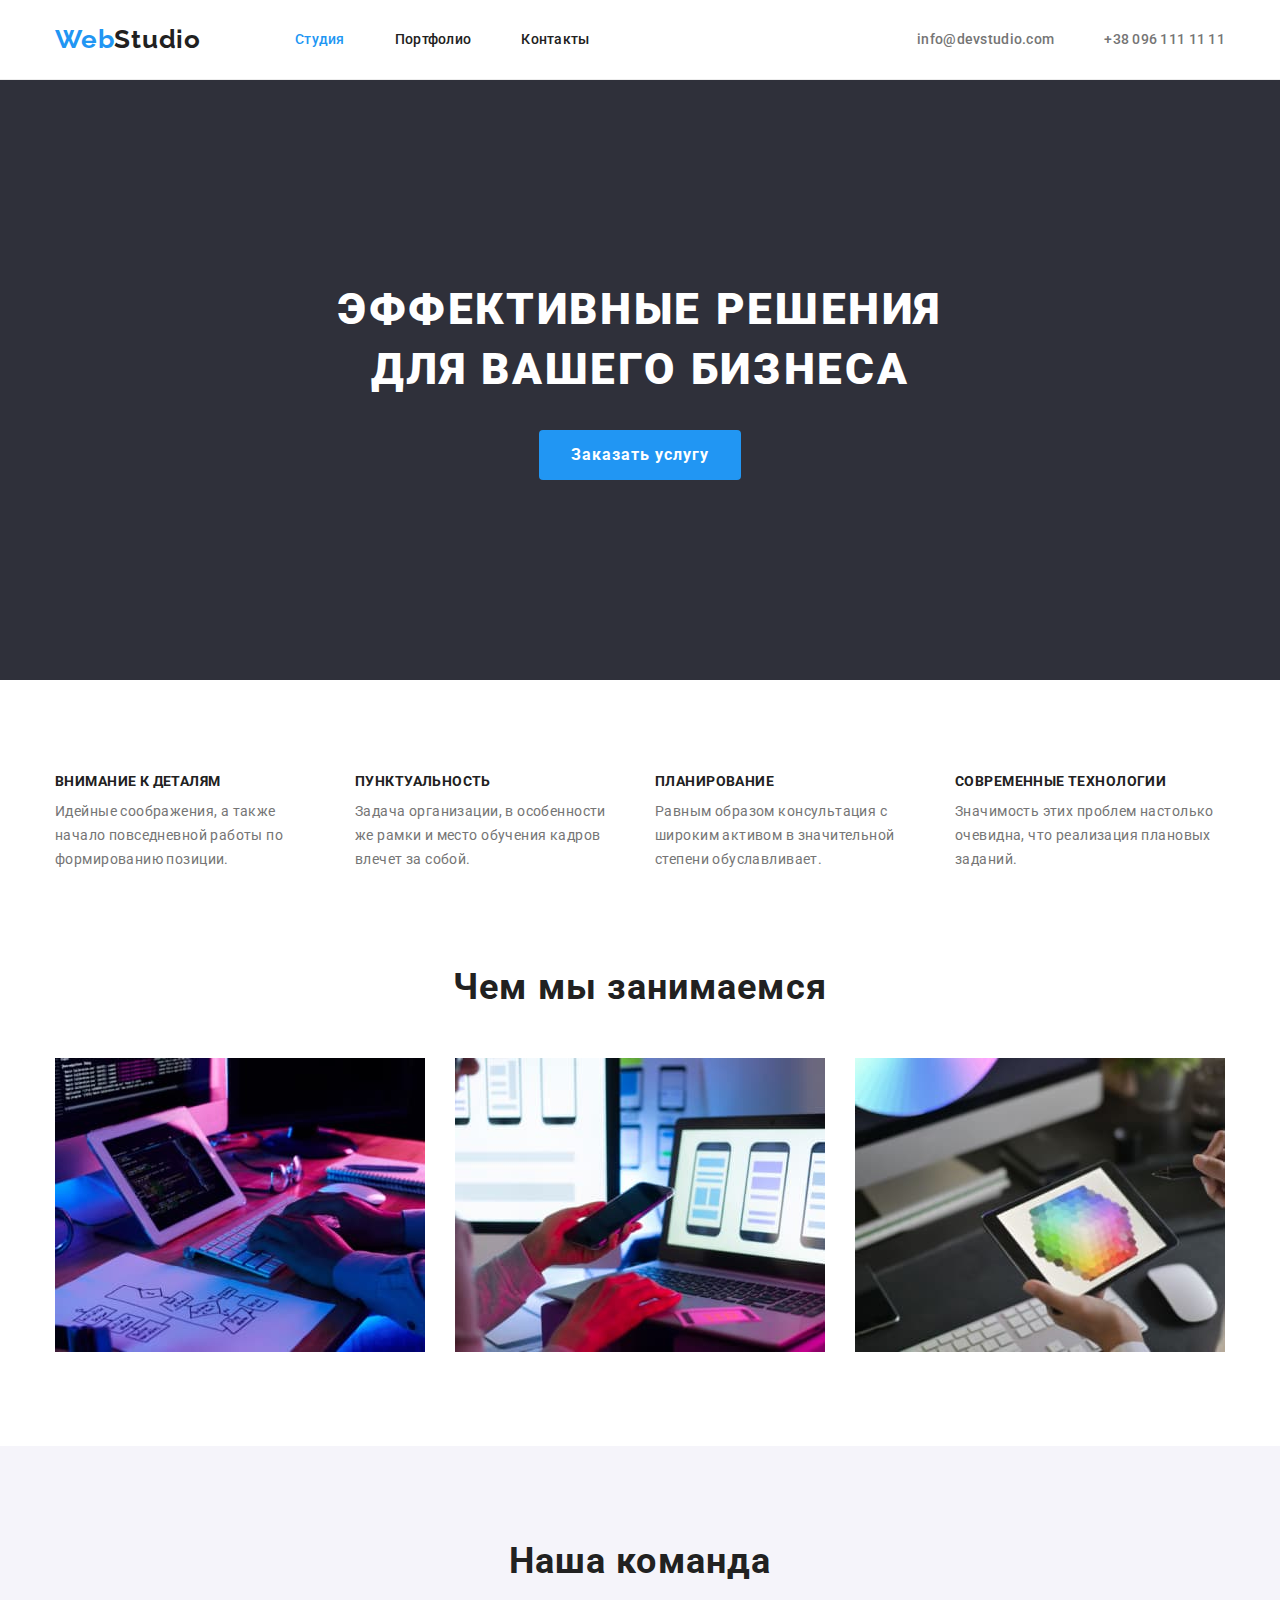
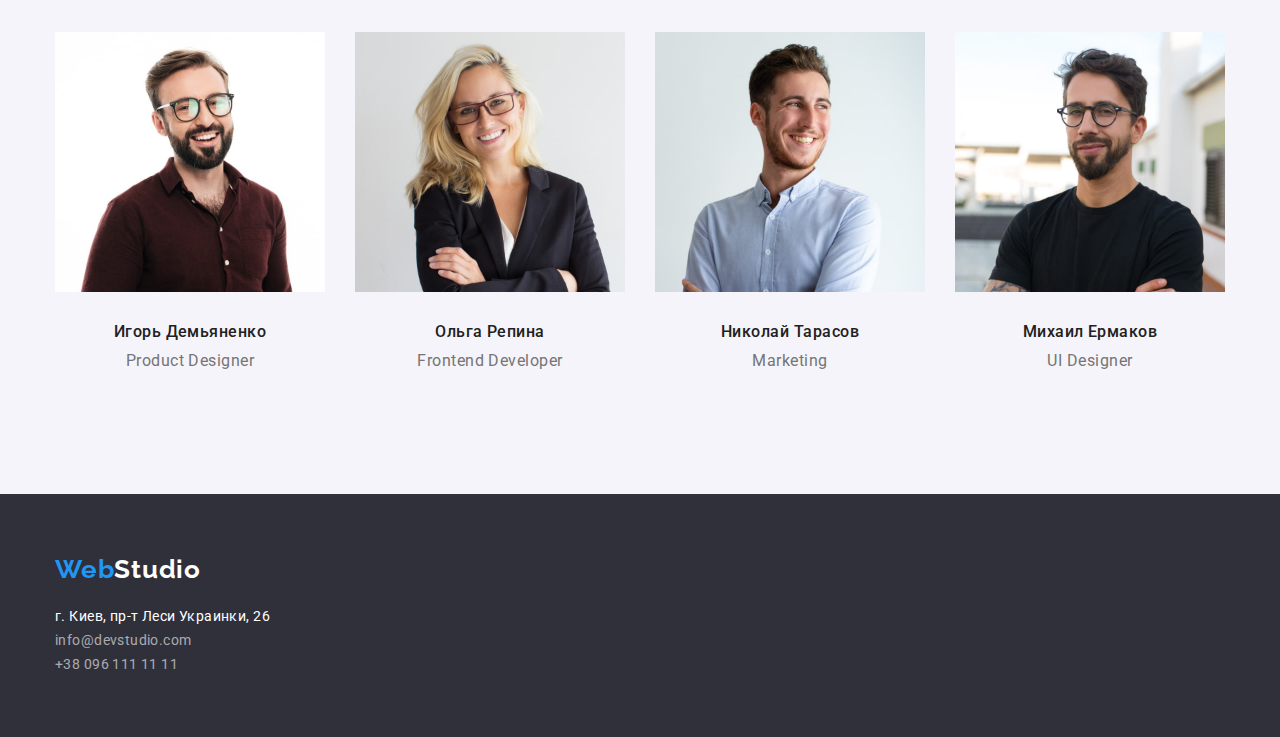
<file: index.html>
<!DOCTYPE html>
<html lang="ru">
<head>
    <meta charset="UTF-8">
    <meta http-equiv="X-UA-Compatible" content="IE=edge">
    <meta name="viewport" content="width=device-width, initial-scale=1.0">
    <title>Студия</title>
    <link rel="preconnect" href="https://fonts.googleapis.com">
    <link rel="preconnect" href="https://fonts.gstatic.com" crossorigin>
    <link href="https://fonts.googleapis.com/css2?family=Raleway:wght@700&family=Roboto:wght@400;500;700;900&display=swap"
        rel="stylesheet">
        <link rel="stylesheet" href="https://cdnjs.cloudflare.com/ajax/libs/modern-normalize/1.1.0/modern-normalize.css"
            integrity="sha512-Y0MM+V6ymRKN2zStTqzQ227DWhhp4Mzdo6gnlRnuaNCbc+YN/ZH0sBCLTM4M0oSy9c9VKiCvd4Jk44aCLrNS5Q=="
            crossorigin="anonymous" referrerpolicy="no-referrer" />
    <link rel="stylesheet" href="./css/styles.css">
</head>
<body>

 <header>
     <div class="container header-container">
         <div class="header-logo-flx">
    <a class="header-logo" href="index.html">Web<span class="logo-color-dark">Studio</span></a>
    </div>
    <nav class="header-nav">
     <ul class="menu-list">
  <li class="menu-item">
    <a class="menu-link current" href="index.html">Студия</a>
</li>
<li class="menu-item">
    <a class="menu-link" href="portfolio.html">Портфолио</a>
</li>
<li class="menu-item">
    <a class="menu-link" href="#contacts">Контакты</a>
</li>
</ul>
</nav>

<ul class="contacts-list">
    <li class="contacts-item"><a class="contacts-link" href="mailto:info@devstudio.com">info@devstudio.com</a></li>
    <li class="contacts-item"><a class="contacts-link" href="tel:+380961111111">+38 096 111 11 11</a></li>
</ul>
</div>      
 </header>   

 <main>
     <section class="solutions bgc">
         <div class="container">
         
         <h1 class="slogan slogan-location">Эффективные решения для вашего бизнеса</h1>
         <button class="index-btn btn" type="button">Заказать услугу</button>
    </div>
     </section>
     <section class="section">
         <div class="container">
         <h2 class="advant-title title visually-hidden">Наши преимущества</h2>
         <ul class="advant-list">
             <li class="advant-item between-item">
                 <h3 class="advant-pre-title">Внимание к деталям</h3>
                 <p class="advant-about-text">Идейные соображения, а также начало повседневной работы по формированию позиции.</p>
            </li>
                     <li class="advant-item between-item">
                <h3 class="advant-pre-title">Пунктуальность</h3>
                <p class="advant-about-text">Задача организации, в особенности же рамки и место обучения кадров влечет за собой.</p>
            </li>
                  <li class="advant-item between-item">
                <h3 class="advant-pre-title">Планирование</h3>
                <p class="advant-about-text">Равным образом консультация с широким активом в значительной степени обуславливает.</p>
            </li>
                    <li class="advant-item between-item">
                <h3 class="advant-pre-title">Современные технологии</h3>
                <p class="advant-about-text">Значимость этих проблем настолько очевидна, что реализация плановых заданий.</p>
            </li>
        </ul>
        </div>
     </section>
     <section class="section about">
         <div class="container">
         <h2 class="about-title title">Чем мы занимаемся</h2>
         <ul class="about-list">
        <li class="about-item">
        <img src="./images/planshet-temniy.jpg" alt="фото1" width="370" height="294">
            </li>
            <li class="about-item">
                <img src="./images/nout-telefon.jpg" alt="фото2" width="370" height="294">
            </li>
            <li class="about-item">
                <img src="./images/planshet-cvetnoy.jpg" alt="фото3" width="370" height="294">
            </li>
   </ul>
</div>
     </section>
     <section class="section team">
         <div class="container">
         <h2 class="title">Наша команда</h2>
         <ul class="team-list">
             <li class="team-item between-item">
                 <img src="./images/igor-demyanenko.jpg" alt="менеджер" width="270" height="260">
                 <div class="team-item-description">
                 <h3 class="manager-name-item">Игорь Демьяненко</h3>
                 <p class="manager-spec-item" lang= en>Product Designer</p>
                </div>
             </li>
            <li class="team-item between-item">
                <img src="./images/olga-repina.jpg" alt="менеджер" width="270" height="260">
                <div class="team-item-description">
                <h3 class="manager-name-item">Ольга Репина</h3>
                <p class="manager-spec-item" lang=en>Frontend Developer</p>
                </div>
            </li>
            <li class="team-item between-item">
                <img src="./images/nikolai-tarasov.jpg" alt="менеджер" width="270" height="260">
                <div class="team-item-description">
                <h3 class="manager-name-item">Николай Тарасов</h3>
                <p class="manager-spec-item" lang=en>Marketing</p>
                </div>
            </li>
            <li class="team-item between-item">
                <img src="./images/mikhail-ermakov.jpg" alt="менеджер" width="270" height="260">
                <div class="team-item-description">
                <h3 class="manager-name-item">Михаил Ермаков</h3>
                <p class="manager-spec-item" lang=en>UI Designer</p>
                </div>
            </li>
         </ul>
        </div>
     </section>
     <footer class="footer-contacts bgc" id="contacts">
         <div class="container">
             
        <a class="header-logo link" href="index.html">Web<span class="logo-color-light">Studio</span></a>
        <address>
        <ul class="footer-list">
             <li class="footer-between-item"><a class="footer-adr" href="">г. Киев, пр-т Леси Украинки, 26</a>
             </li>
             <li class="footer-between-item"><a class="footer-mail" href="mailto:info@devstudio.com">info@devstudio.com</a>
             </li>
             <li class="footer-between-item"><a class="footer-tel" href="tel:+380961111111">+38 096 111 11 11</a>
             </li>
             </ul>
            </address>
        </div>
        </footer>
 </main>
</body>
</html>
</file>
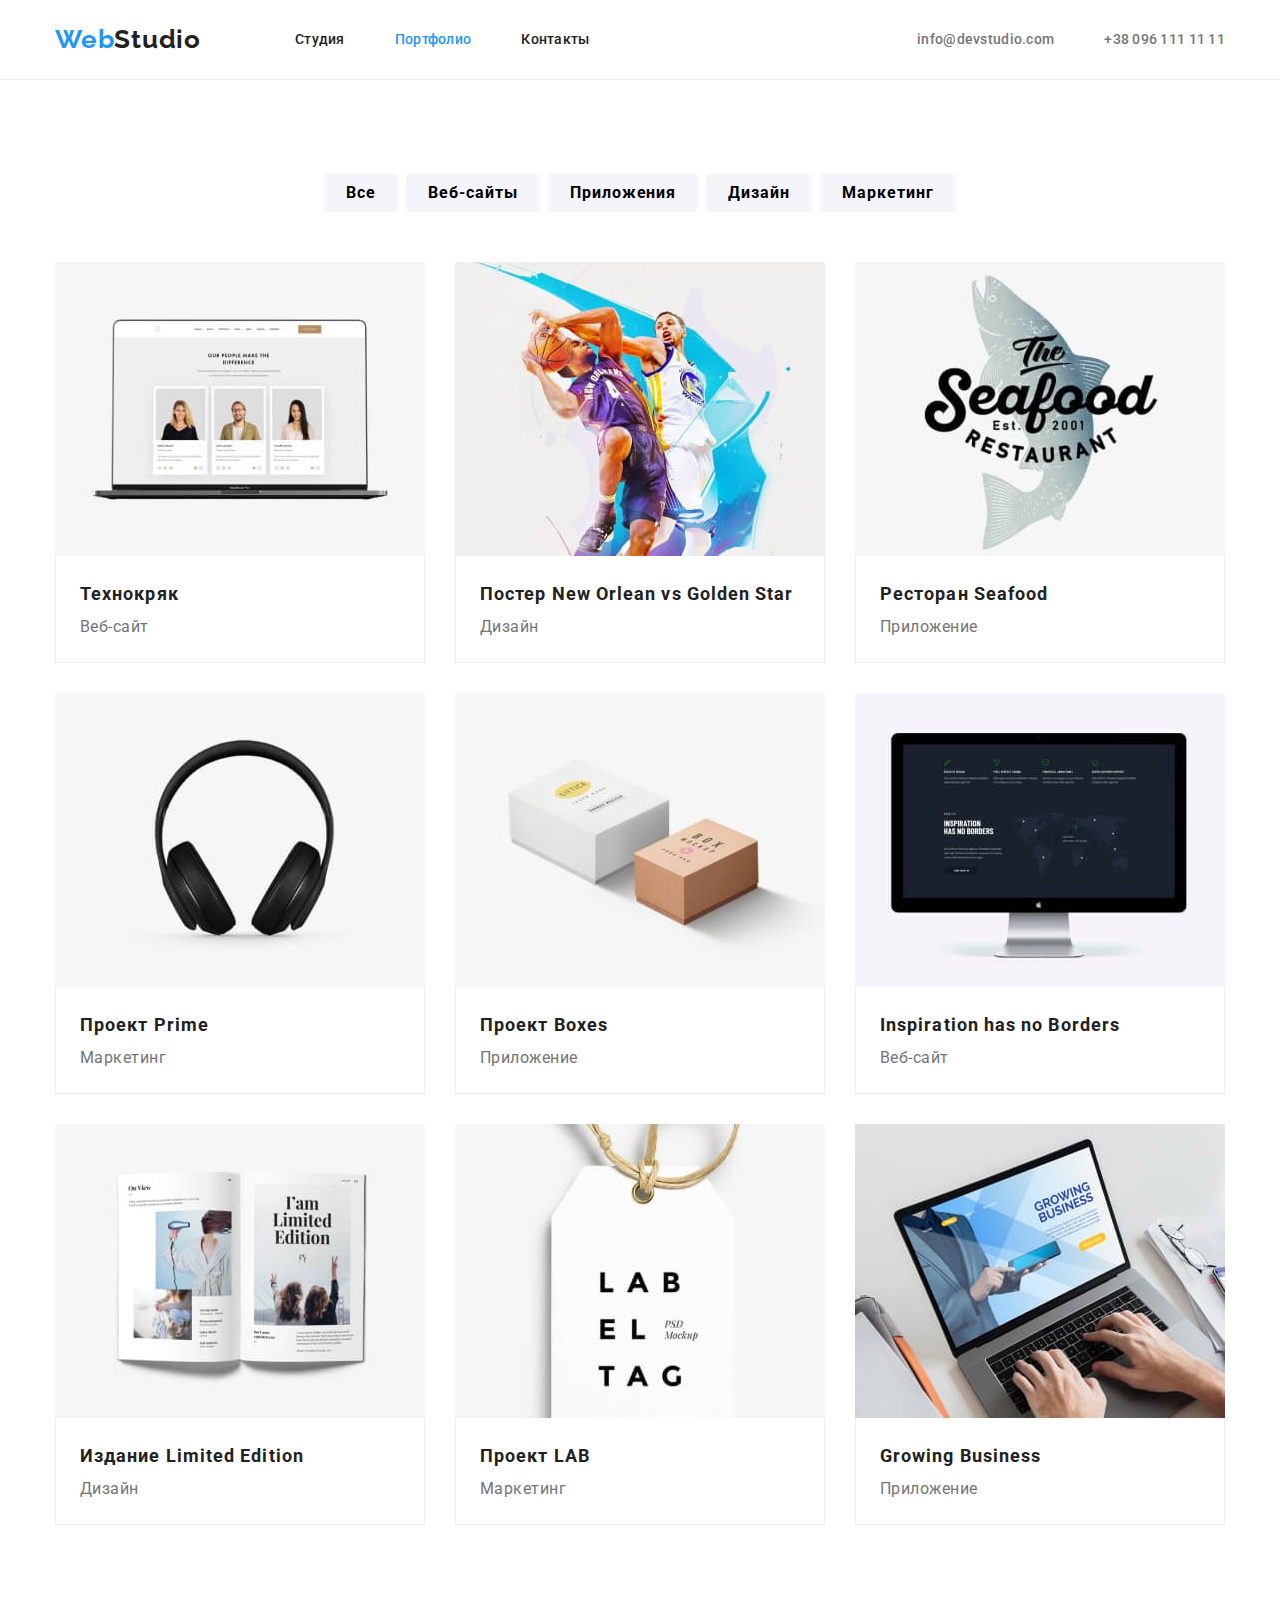
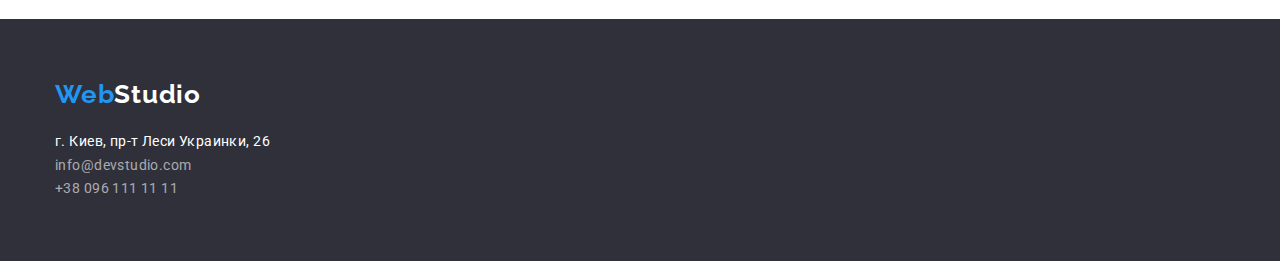
<file: portfolio.html>
<!DOCTYPE html>
<html lang="ru">
<head>
    <meta charset="UTF-8">
    <meta http-equiv="X-UA-Compatible" content="IE=edge">
    <meta name="viewport" content="width=device-width, initial-scale=1.0">
    <title>Портфолио</title>
    <link rel="preconnect" href="https://fonts.googleapis.com">
    <link rel="preconnect" href="https://fonts.gstatic.com" crossorigin>
    <link href="https://fonts.googleapis.com/css2?family=Raleway:wght@700&family=Roboto:wght@400;500;700;900&display=swap"
        rel="stylesheet">
        <link rel="stylesheet" href="https://cdnjs.cloudflare.com/ajax/libs/modern-normalize/1.1.0/modern-normalize.css"
            integrity="sha512-Y0MM+V6ymRKN2zStTqzQ227DWhhp4Mzdo6gnlRnuaNCbc+YN/ZH0sBCLTM4M0oSy9c9VKiCvd4Jk44aCLrNS5Q=="
            crossorigin="anonymous" referrerpolicy="no-referrer" />
    <link rel="stylesheet" href="./css/styles.css">
</head>
<body>
    <header class="portfolio-dist">
        <div class="container header-container">
            <div class="header-logo-flx">
                <a class="header-logo" href="index.html">Web<span class="logo-color-dark">Studio</span></a>
            </div>
            <nav class="header-nav">
                <ul class="menu-list">
                    <li class="menu-item">
                        <a class="menu-link" href="index.html">Студия</a>
                    </li>
                    <li class="menu-item">
                        <a class="menu-link current" href="portfolio.html">Портфолио</a>
                    </li>
                    <li class="menu-item">
                        <a class="menu-link" href="#contacts">Контакты</a>
                    </li>
                </ul>
            </nav>
        
            <ul class="contacts-list">
                <li class="contacts-item"><a class="contacts-link" href="mailto:info@devstudio.com">info@devstudio.com</a>
                </li>
                <li class="contacts-item"><a class="contacts-link" href="tel:+380961111111">+38 096 111 11 11</a></li>
            </ul>
        </div>
</header>

<main>
<section class="section">
    <div class="container">
 <h1 class="visually-hidden">Фильтр</h1>
 <ul class="filtr-list distance">
     <li class="filtr-item">
        <button class="filtr-btn btn" type="button">Все</button>
     </li>
    <li class="filtr-item">
        <button class="filtr-btn btn" type="button">Веб-сайты</button>
    
    </li>
    <li class="filtr-item">
        <button class="filtr-btn btn" type="button">Приложения</button>
     </li>
    <li class="filtr-item">
        <button class="filtr-btn btn" type="button">Дизайн</button>
    </li>
    <li class="filtr-item">
        <button class="filtr-btn btn" type="button">Маркетинг</button>
    </li>
 </ul>   
 <ul class="portfolio">
<li class="portfolio-item">
    <img src="./images/technocrak-site.jpg" alt="технокряк" width="370" height="294">
    <div class="portfolio-item-description">
    <h2 class="portfolio-project-name">Технокряк</h2>
    <p class="portfolio-project-type">Веб-сайт</p></div>
</li>
<li class="portfolio-item">
    <img src="./images/basketball.jpg" alt="постер" width="370" height="294">
    <div class="portfolio-item-description">
    <h2 class="portfolio-project-name">Постер New Orlean vs Golden Star</h2>
    <p class="portfolio-project-type">Дизайн</p></div>
</li>
<li class="portfolio-item">
    <img src="./images/seafood.jpg" alt="ресторан" width="370" height="294">
    <div class="portfolio-item-description">
    <h2 class="portfolio-project-name">Ресторан Seafood</h2>
    <p class="portfolio-project-type">Приложение</p></div>
</li>
<li class="portfolio-item">
    <img src="./images/prime.jpg" alt="проект" width="370" height="294">
    <div class="portfolio-item-description">
    <h2 class="portfolio-project-name">Проект Prime</h2>
    <p class="portfolio-project-type">Маркетинг</p></div>
</li>
<li class="portfolio-item">
    <img src="./images/boxes.jpg" alt="коробки" width="370" height="294">
    <div class="portfolio-item-description">
    <h2 class="portfolio-project-name">Проект Boxes</h2>
    <p class="portfolio-project-type">Приложение</p></div>
</li>
<li class="portfolio-item">
    <img src="./images/inspiration-site.jpg" alt="сайт" width="370" height="294">
    <div class="portfolio-item-description">
    <h2 class="portfolio-project-name">Inspiration has no Borders</h2>
    <p class="portfolio-project-type">Веб-сайт</p></div>
</li>
<li class="portfolio-item">
    <img src="./images/limited-edition.jpg" alt="журнал" width="370" height="294">
    <div class="portfolio-item-description">
    <h2 class="portfolio-project-name">Издание Limited Edition</h2>
    <p class="portfolio-project-type">Дизайн</p></div>
</li>
<li class="portfolio-item">
    <img src="./images/lab.jpg" alt="лаб" width="370" height="294">
    <div class="portfolio-item-description">
    <h2 class="portfolio-project-name">Проект LAB</h2>
    <p class="portfolio-project-type">Маркетинг</p></div>
</li>
<li class="portfolio-item">
    <img src="./images/business-app.jpg" alt="бизнес" width="370" height="294">
    <div class="portfolio-item-description">
    <h2 class="portfolio-project-name">Growing Business</h2>
    <p class="portfolio-project-type">Приложение</p></div>
</li>
 </ul>
</div>
</section>
</main>

<footer class="footer-contacts bgc" id="contacts">
    <div class="container ">

        <a class="header-logo" href="index.html">Web<span class="logo-color-light">Studio</span></a>
        <ul class="footer-list">
            <li class="footer-between-item"><a class="footer-adr" href="">г. Киев, пр-т Леси Украинки, 26</a>
            </li>
            <li class="footer-between-item"><a class="footer-mail"
                    href="mailto:info@devstudio.com">info@devstudio.com</a>
            </li>
            <li class="footer-between-item"><a class="footer-tel" href="tel:+380961111111">+38 096 111 11 11</a>
            </li>
        </ul>
    </div>
</footer>
</body>

</html>
</file>
<file: css/styles.css>
:root {
  --first-text-color: #212121;
  --second-text-color: #757575;
  --third-text-color: #ffffff;
  --accent-text-color: #2196f3;
}

p,
h1,
h2,
h3,
h4,
h5,
h6 {
  margin: 0;
}

ul {
  list-style: none;
  margin: 0;
  padding: 0;
}
a {
  text-decoration: none;
}
img {
  display: block;
  max-width: 100%;
  height: auto;
}
body {
  font-family: "Roboto", sans-serif;
  color: var(--first-text-color);
}
address {
  font-style: normal;
}

header {
  width: 100%;
  height: 80px;
  border-bottom: 1px solid #ececec;
  padding-top: 24px;
  padding-bottom: 25px;
}
.portfolio-dist {
  padding-bottom: 94px 0;
}
.container {
  width: 1200px;
  padding-left: 15px;
  padding-right: 15px;
  margin: 0 auto;
}
.section {
  padding: 94px 0;
}

.filtr-btn {
  background: #f5f4fa;
  border-radius: 4px;
}

.menu-link {
  font-weight: 500;
  font-size: 14px;
  line-height: 1.14;
  letter-spacing: 0.02em;
  color: inherit;
}
.current {
  color: var(--accent-text-color);
}
.menu-link:hover,
.menu-link:focus {
  color: var(--accent-text-color);
}
.header-container {
  display: flex;
  align-items: center;
}
.header-logo-flx {
  display: flex;
  margin-right: 94px;
}

.header-logo {
  font-family: Raleway, sans-serif;
  font-weight: 700;
  font-size: 26px;
  line-height: 1.19;
  letter-spacing: 0.03em;
  color: var(--accent-text-color);
}
.logo-color-dark {
  color: var(--first-text-color);
}
.logo-color-light {
  color: var(--third-text-color);
}

.menu-list {
  display: flex;
}
.menu-item:not(:last-child) {
  margin-right: 50px;
}

.contacts-item:not(:last-child) {
  margin-right: 50px;
}

.contacts-list {
  display: flex;
  margin-left: auto;
}
.contacts-link {
  font-weight: 500;
  font-size: 14px;
  line-height: 1.14;
  letter-spacing: 0.02em;

  color: var(--second-text-color);
}
.contacts-link:hover,
.contacts-link:focus {
  color: var(--accent-text-color);
}

.btn {
  font-family: inherit;
  font-weight: 700;
  font-size: 16px;
  line-height: 1.87;
  /* display: block; */
  /* align-items: center;
  text-align: center; */
  letter-spacing: 0.06em;
  cursor: pointer;
  border: transparent;
}

.btn:hover,
.btn:focus {
  color: var(--third-text-color);
  background-color: #188ce8;
  box-shadow: 0px 4px 4px rgba(0, 0, 0, 0.15);
}
.bgc {
  background-color: #2f303a;
}
.solutions {
  max-width: 1600px;
  background-color: #2f303a;
  padding-top: 200px;
  padding-bottom: 200px;
}
.slogan {
  width: 696px;
  height: 120px;
  margin-right: auto;
  margin-left: auto;
  font-weight: 900;
  font-size: 44px;
  line-height: 1.36;
  text-align: center;
  letter-spacing: 0.06em;
  text-transform: uppercase;

  color: var(--third-text-color);
  margin-bottom: 30px;
}

.index-btn {
  display: block;
  min-width: 200px;
  height: 50px;
  padding: 10px 32px;
  color: var(--third-text-color);
  background: var(--accent-text-color);
  border-radius: 4px;
  margin: 0 auto;
}

.title {
  font-size: 36px;
  line-height: 1.17;
  text-align: center;
  letter-spacing: 0.03em;
  color: var(--first-text-color);
}

.advant-list {
  display: flex;
}
.advant-item {
  width: 270px;
}
.between-item:not(:last-child) {
  margin-right: 30px;
}
.advant-pre-title {
  font-weight: 700;
  font-size: 14px;
  line-height: 1.14;
  letter-spacing: 0.03em;
  text-transform: uppercase;
  color: var(--first-text-color);
  margin-bottom: 10px;
}
.advant-about-text {
  font-size: 14px;
  line-height: 1.71;
  letter-spacing: 0.03em;

  color: var(--second-text-color);
}
.about {
  padding-top: 0;
}
.title {
  margin-bottom: 50px;
}
.about-title {
  margin-bottom: 50px;
}
.about-list {
  display: flex;
}
.about-item:not(:last-child) {
  margin-right: 30px;
}
.team {
  background-color: #f5f4fa;
}
.team-list {
  display: flex;
}
.team-item-description {
  padding-top: 30px;
  padding-bottom: 30px;
}
.manager-name-item {
  font-weight: 500;
  font-size: 16px;
  line-height: 1.19;
  text-align: center;
  letter-spacing: 0.03em;

  color: var(--first-text-color);
  margin-bottom: 10px;
}

.manager-spec-item {
  font-size: 16px;
  line-height: 1.19;
  text-align: center;
  letter-spacing: 0.03em;

  color: var(--second-text-color);
}
.footer-contacts {
  padding-top: 60px;
  padding-bottom: 60px;
}
.footer-list {
  margin-top: 20px;
}
.footer-adr {
  font-size: 14px;
  line-height: 1.71;
  letter-spacing: 0.03em;

  color: var(--third-text-color);
}
.footer-mail,
.footer-tel {
  font-size: 14px;
  line-height: 1.71;
  letter-spacing: 0.03em;
  color: rgba(255, 255, 255, 0.6);
}
.footer-between-item:not(:last-chaild) {
  margin-bottom: 9px;
}
.portfolio-project-name {
  font-weight: 700;
  font-size: 18px;
  line-height: 2;
  letter-spacing: 0.06em;

  color: inherit;
}
.portfolio-project-type {
  font-size: 16px;
  line-height: 1.87;
  letter-spacing: 0.03em;

  color: var(--second-text-color);
}
.visually-hidden {
  position: absolute;
  white-space: nowrap;
  width: 1px;
  height: 1px;
  overflow: hidden;
  border: 0;
  padding: 0;
  clip: rect(0 0 0 0);
  clip-path: inset(50%);
  margin: -1px;
}
.filtr-list {
  display: flex;
  justify-content: center;
  margin-bottom: 50px;
}
.filtr-item:not(:last-child) {
  margin-right: 8px;
}
.filtr-btn {
  height: 38px;
  background: F5F4FA;
  border-radius: 4px;
  padding-left: 22px;
  padding-right: 22px;
}
.filtr-btn:hover,
.filtr-btn:focus {
  box-shadow: 0px 3px 1px rgba(0, 0, 0, 0.1), 0px 1px 2px rgba(0, 0, 0, 0.08),
    0px 2px 2px rgba(0, 0, 0, 0.12);
}

.portfolio {
  display: flex;
  flex-wrap: wrap;
  margin-left: -30px;
  margin-bottom: -30px;
}
.portfolio-item {
  flex-basis: calc(100% / 3 - 30px);
  margin-left: 30px;
  margin-bottom: 30px;
}
.portfolio-item-description {
  padding-top: 20px;
  padding-left: 24px;
  padding-bottom: 20px;
  border-bottom: 1px solid #eeeeee;
  border-left: 1px solid #eeeeee;
  border-right: 1px solid #eeeeee;
}
</file>
